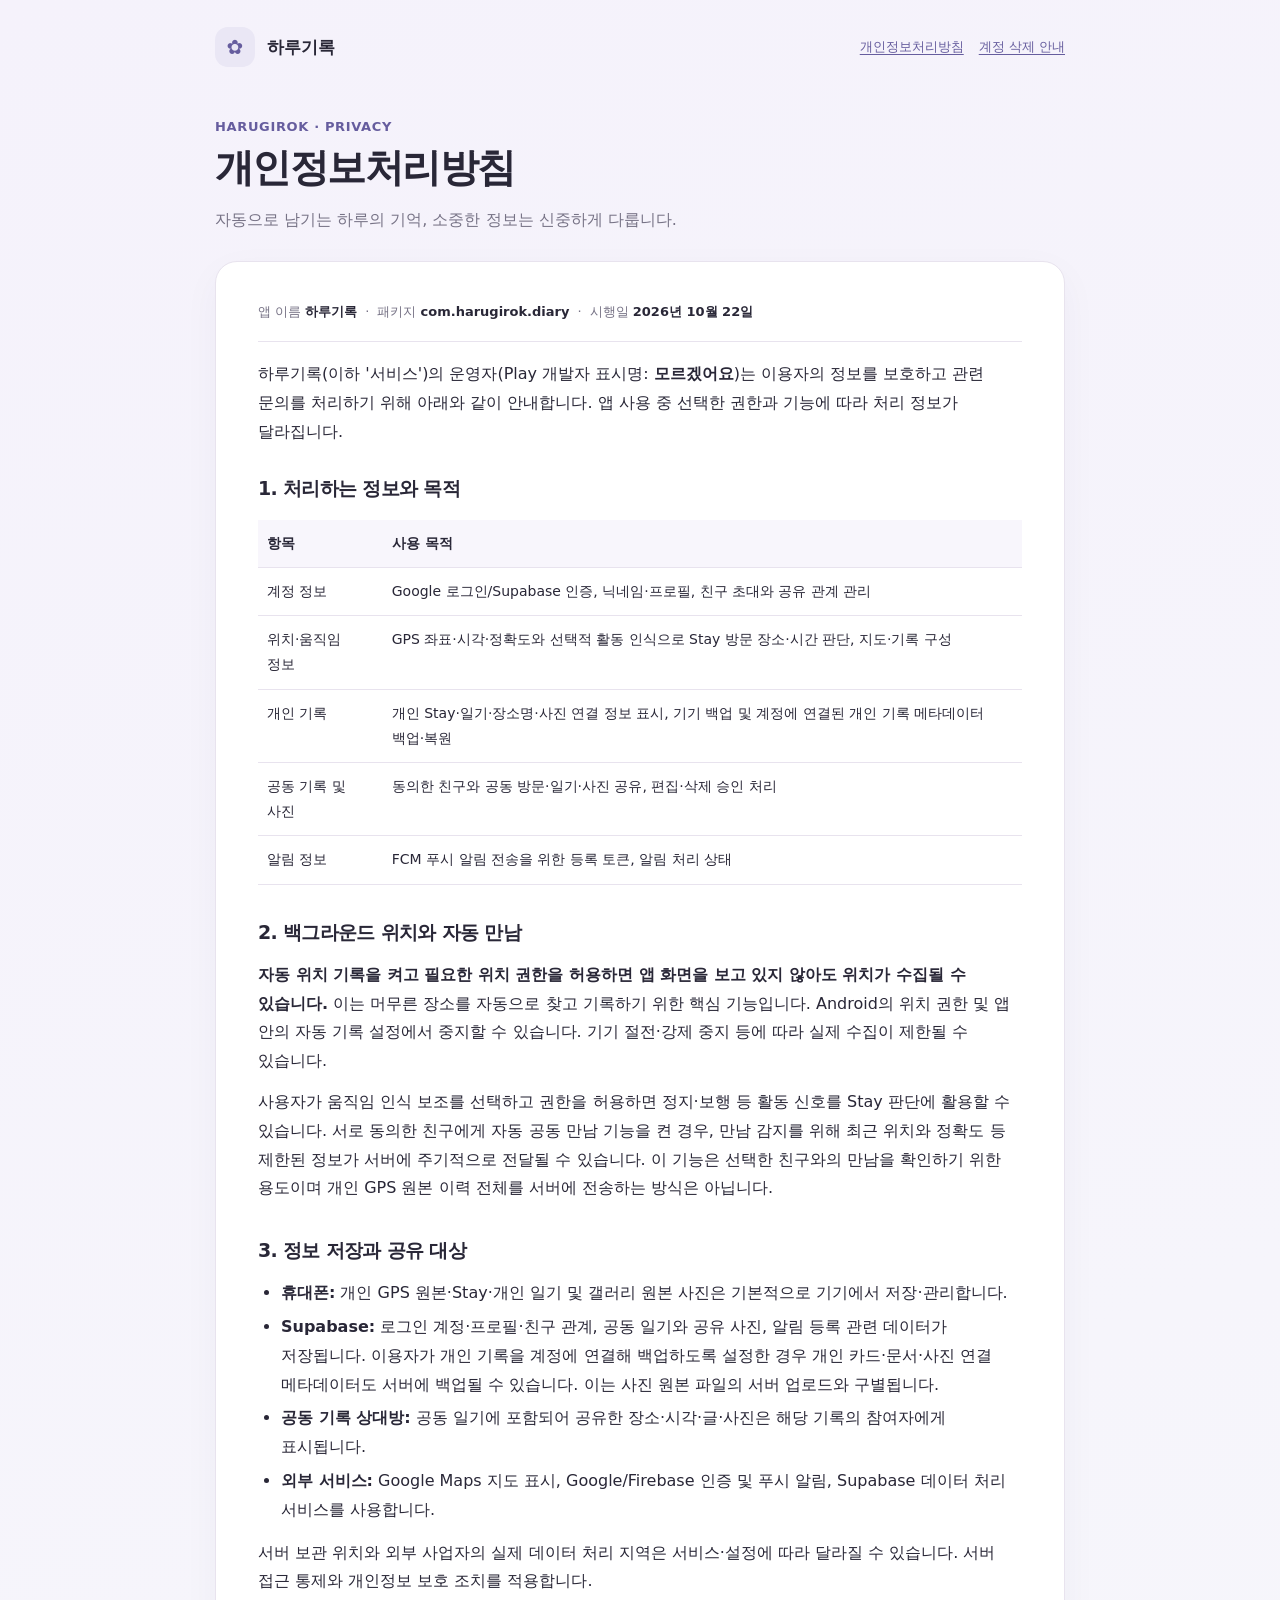
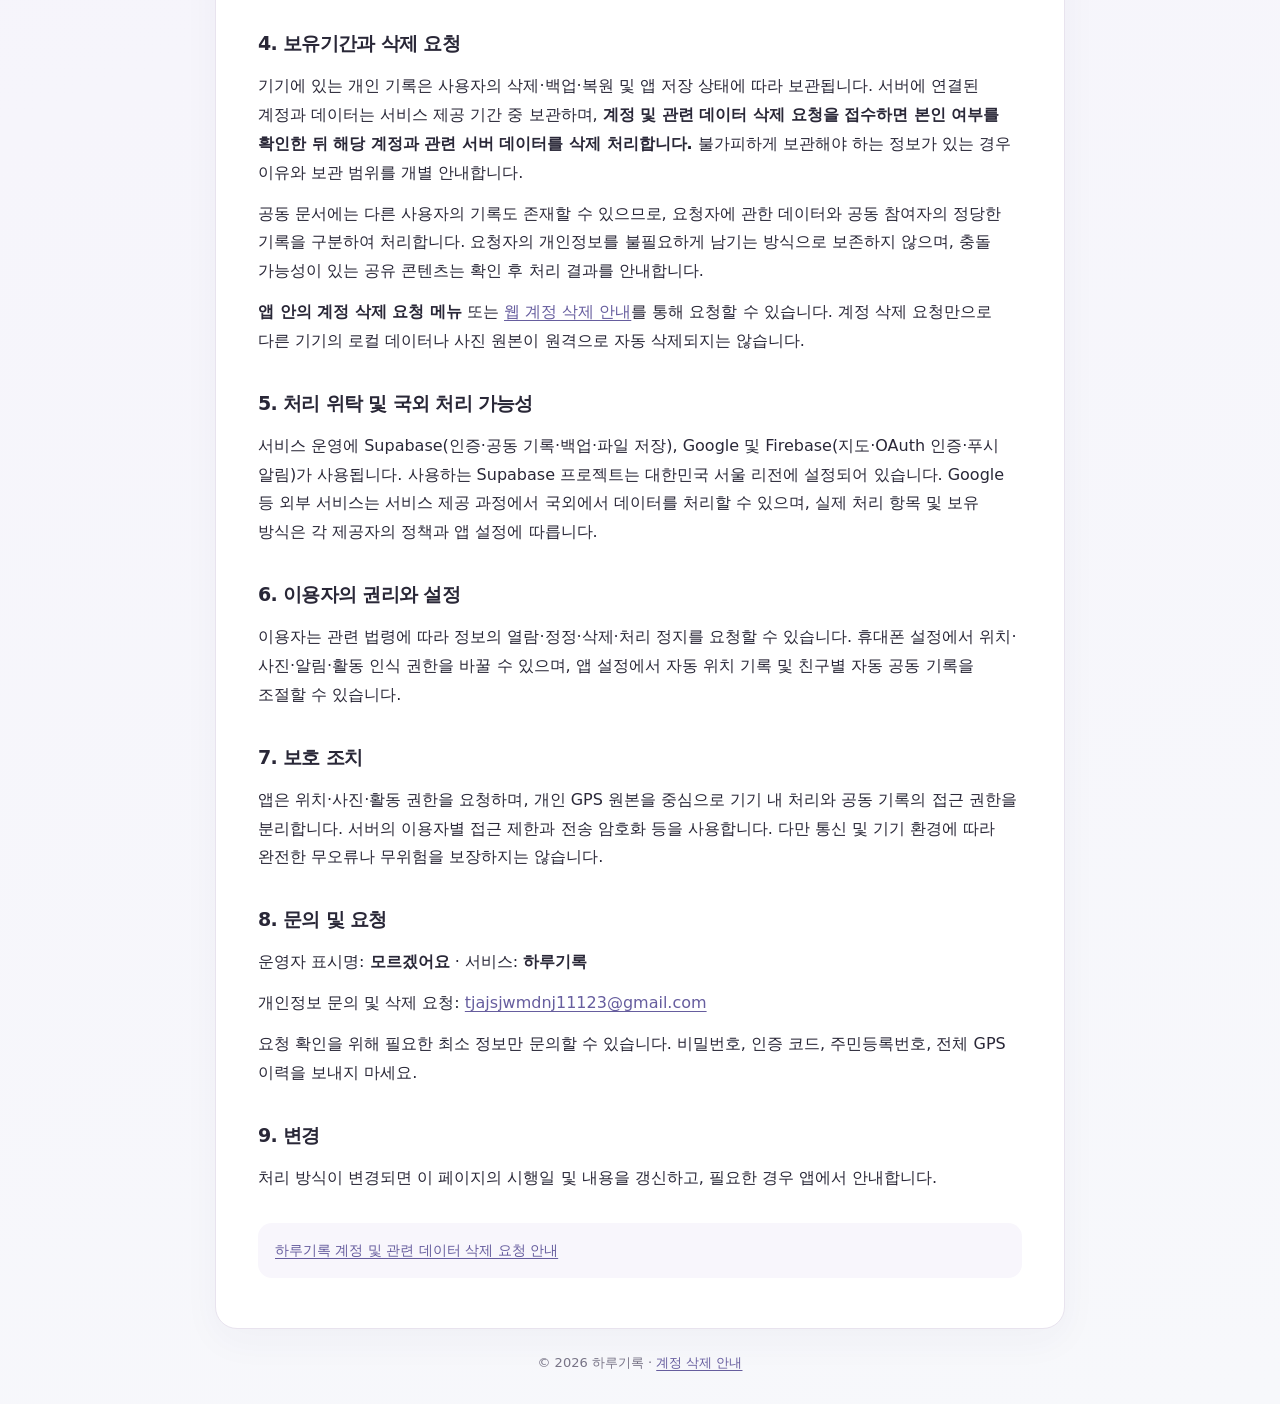
<file: index.html>
<!doctype html>
<html lang="ko"><head><meta charset="utf-8"><meta name="viewport" content="width=device-width,initial-scale=1"><meta name="robots" content="index,follow"><meta name="description" content="하루기록 개인정보처리방침: 자동 위치 기록, 개인 기록 백업, 공동 기록 및 계정 삭제"><title>개인정보처리방침 | 하루기록</title><link rel="stylesheet" href="style.css"></head>
<body><div class="wrap">
<header class="top"><a class="brand" href="./"><span class="symbol">✿</span>하루기록</a><nav class="topnav" aria-label="페이지 이동"><a href="./">개인정보처리방침</a><a href="delete-account.html">계정 삭제 안내</a></nav></header>
<div class="hero"><div class="eyebrow">HARUGIROK · PRIVACY</div><h1>개인정보처리방침</h1><p>자동으로 남기는 하루의 기억, 소중한 정보는 신중하게 다룹니다.</p></div>
<main class="paper">
<div class="info"><span>앱 이름 <b>하루기록</b></span><span>·</span><span>패키지 <b>com.harugirok.diary</b></span><span>·</span><span>시행일 <b>2026년 10월 22일</b></span></div>
<p>하루기록(이하 '서비스')의 운영자(Play 개발자 표시명: <strong>모르겠어요</strong>)는 이용자의 정보를 보호하고 관련 문의를 처리하기 위해 아래와 같이 안내합니다. 앱 사용 중 선택한 권한과 기능에 따라 처리 정보가 달라집니다.</p>
<section><h2>1. 처리하는 정보와 목적</h2><table><thead><tr><th>항목</th><th>사용 목적</th></tr></thead><tbody>
<tr><td>계정 정보</td><td>Google 로그인/Supabase 인증, 닉네임·프로필, 친구 초대와 공유 관계 관리</td></tr>
<tr><td>위치·움직임 정보</td><td>GPS 좌표·시각·정확도와 선택적 활동 인식으로 Stay 방문 장소·시간 판단, 지도·기록 구성</td></tr>
<tr><td>개인 기록</td><td>개인 Stay·일기·장소명·사진 연결 정보 표시, 기기 백업 및 계정에 연결된 개인 기록 메타데이터 백업·복원</td></tr>
<tr><td>공동 기록 및 사진</td><td>동의한 친구와 공동 방문·일기·사진 공유, 편집·삭제 승인 처리</td></tr>
<tr><td>알림 정보</td><td>FCM 푸시 알림 전송을 위한 등록 토큰, 알림 처리 상태</td></tr>
</tbody></table></section>
<section><h2>2. 백그라운드 위치와 자동 만남</h2>
<p><strong>자동 위치 기록을 켜고 필요한 위치 권한을 허용하면 앱 화면을 보고 있지 않아도 위치가 수집될 수 있습니다.</strong> 이는 머무른 장소를 자동으로 찾고 기록하기 위한 핵심 기능입니다. Android의 위치 권한 및 앱 안의 자동 기록 설정에서 중지할 수 있습니다. 기기 절전·강제 중지 등에 따라 실제 수집이 제한될 수 있습니다.</p>
<p>사용자가 움직임 인식 보조를 선택하고 권한을 허용하면 정지·보행 등 활동 신호를 Stay 판단에 활용할 수 있습니다. 서로 동의한 친구에게 자동 공동 만남 기능을 켠 경우, 만남 감지를 위해 최근 위치와 정확도 등 제한된 정보가 서버에 주기적으로 전달될 수 있습니다. 이 기능은 선택한 친구와의 만남을 확인하기 위한 용도이며 개인 GPS 원본 이력 전체를 서버에 전송하는 방식은 아닙니다.</p>
</section>
<section><h2>3. 정보 저장과 공유 대상</h2><ul>
<li><strong>휴대폰:</strong> 개인 GPS 원본·Stay·개인 일기 및 갤러리 원본 사진은 기본적으로 기기에서 저장·관리합니다.</li>
<li><strong>Supabase:</strong> 로그인 계정·프로필·친구 관계, 공동 일기와 공유 사진, 알림 등록 관련 데이터가 저장됩니다. 이용자가 개인 기록을 계정에 연결해 백업하도록 설정한 경우 개인 카드·문서·사진 연결 메타데이터도 서버에 백업될 수 있습니다. 이는 사진 원본 파일의 서버 업로드와 구별됩니다.</li>
<li><strong>공동 기록 상대방:</strong> 공동 일기에 포함되어 공유한 장소·시각·글·사진은 해당 기록의 참여자에게 표시됩니다.</li>
<li><strong>외부 서비스:</strong> Google Maps 지도 표시, Google/Firebase 인증 및 푸시 알림, Supabase 데이터 처리 서비스를 사용합니다.</li>
</ul><p>서버 보관 위치와 외부 사업자의 실제 데이터 처리 지역은 서비스·설정에 따라 달라질 수 있습니다. 서버 접근 통제와 개인정보 보호 조치를 적용합니다.</p></section>
<section><h2>4. 보유기간과 삭제 요청</h2>
<p>기기에 있는 개인 기록은 사용자의 삭제·백업·복원 및 앱 저장 상태에 따라 보관됩니다. 서버에 연결된 계정과 데이터는 서비스 제공 기간 중 보관하며, <strong>계정 및 관련 데이터 삭제 요청을 접수하면 본인 여부를 확인한 뒤 해당 계정과 관련 서버 데이터를 삭제 처리합니다.</strong> 불가피하게 보관해야 하는 정보가 있는 경우 이유와 보관 범위를 개별 안내합니다.</p>
<p>공동 문서에는 다른 사용자의 기록도 존재할 수 있으므로, 요청자에 관한 데이터와 공동 참여자의 정당한 기록을 구분하여 처리합니다. 요청자의 개인정보를 불필요하게 남기는 방식으로 보존하지 않으며, 충돌 가능성이 있는 공유 콘텐츠는 확인 후 처리 결과를 안내합니다.</p>
<p><strong>앱 안의 계정 삭제 요청 메뉴</strong> 또는 <a href="delete-account.html">웹 계정 삭제 안내</a>를 통해 요청할 수 있습니다. 계정 삭제 요청만으로 다른 기기의 로컬 데이터나 사진 원본이 원격으로 자동 삭제되지는 않습니다.</p></section>
<section><h2>5. 처리 위탁 및 국외 처리 가능성</h2>
<p>서비스 운영에 Supabase(인증·공동 기록·백업·파일 저장), Google 및 Firebase(지도·OAuth 인증·푸시 알림)가 사용됩니다. 사용하는 Supabase 프로젝트는 대한민국 서울 리전에 설정되어 있습니다. Google 등 외부 서비스는 서비스 제공 과정에서 국외에서 데이터를 처리할 수 있으며, 실제 처리 항목 및 보유 방식은 각 제공자의 정책과 앱 설정에 따릅니다.</p></section>
<section><h2>6. 이용자의 권리와 설정</h2>
<p>이용자는 관련 법령에 따라 정보의 열람·정정·삭제·처리 정지를 요청할 수 있습니다. 휴대폰 설정에서 위치·사진·알림·활동 인식 권한을 바꿀 수 있으며, 앱 설정에서 자동 위치 기록 및 친구별 자동 공동 기록을 조절할 수 있습니다.</p></section>
<section><h2>7. 보호 조치</h2><p>앱은 위치·사진·활동 권한을 요청하며, 개인 GPS 원본을 중심으로 기기 내 처리와 공동 기록의 접근 권한을 분리합니다. 서버의 이용자별 접근 제한과 전송 암호화 등을 사용합니다. 다만 통신 및 기기 환경에 따라 완전한 무오류나 무위험을 보장하지는 않습니다.</p></section>
<section><h2>8. 문의 및 요청</h2><p>운영자 표시명: <strong>모르겠어요</strong> · 서비스: <strong>하루기록</strong></p><p>개인정보 문의 및 삭제 요청: <a href="mailto:tjajsjwmdnj11123@gmail.com">tjajsjwmdnj11123@gmail.com</a></p><p>요청 확인을 위해 필요한 최소 정보만 문의할 수 있습니다. 비밀번호, 인증 코드, 주민등록번호, 전체 GPS 이력을 보내지 마세요.</p></section>
<section><h2>9. 변경</h2><p>처리 방식이 변경되면 이 페이지의 시행일 및 내용을 갱신하고, 필요한 경우 앱에서 안내합니다.</p></section>
<p class="note"><a href="delete-account.html">하루기록 계정 및 관련 데이터 삭제 요청 안내</a></p>
</main><footer class="footer">© 2026 하루기록 · <a href="delete-account.html">계정 삭제 안내</a></footer>
</div></body></html>
</file>
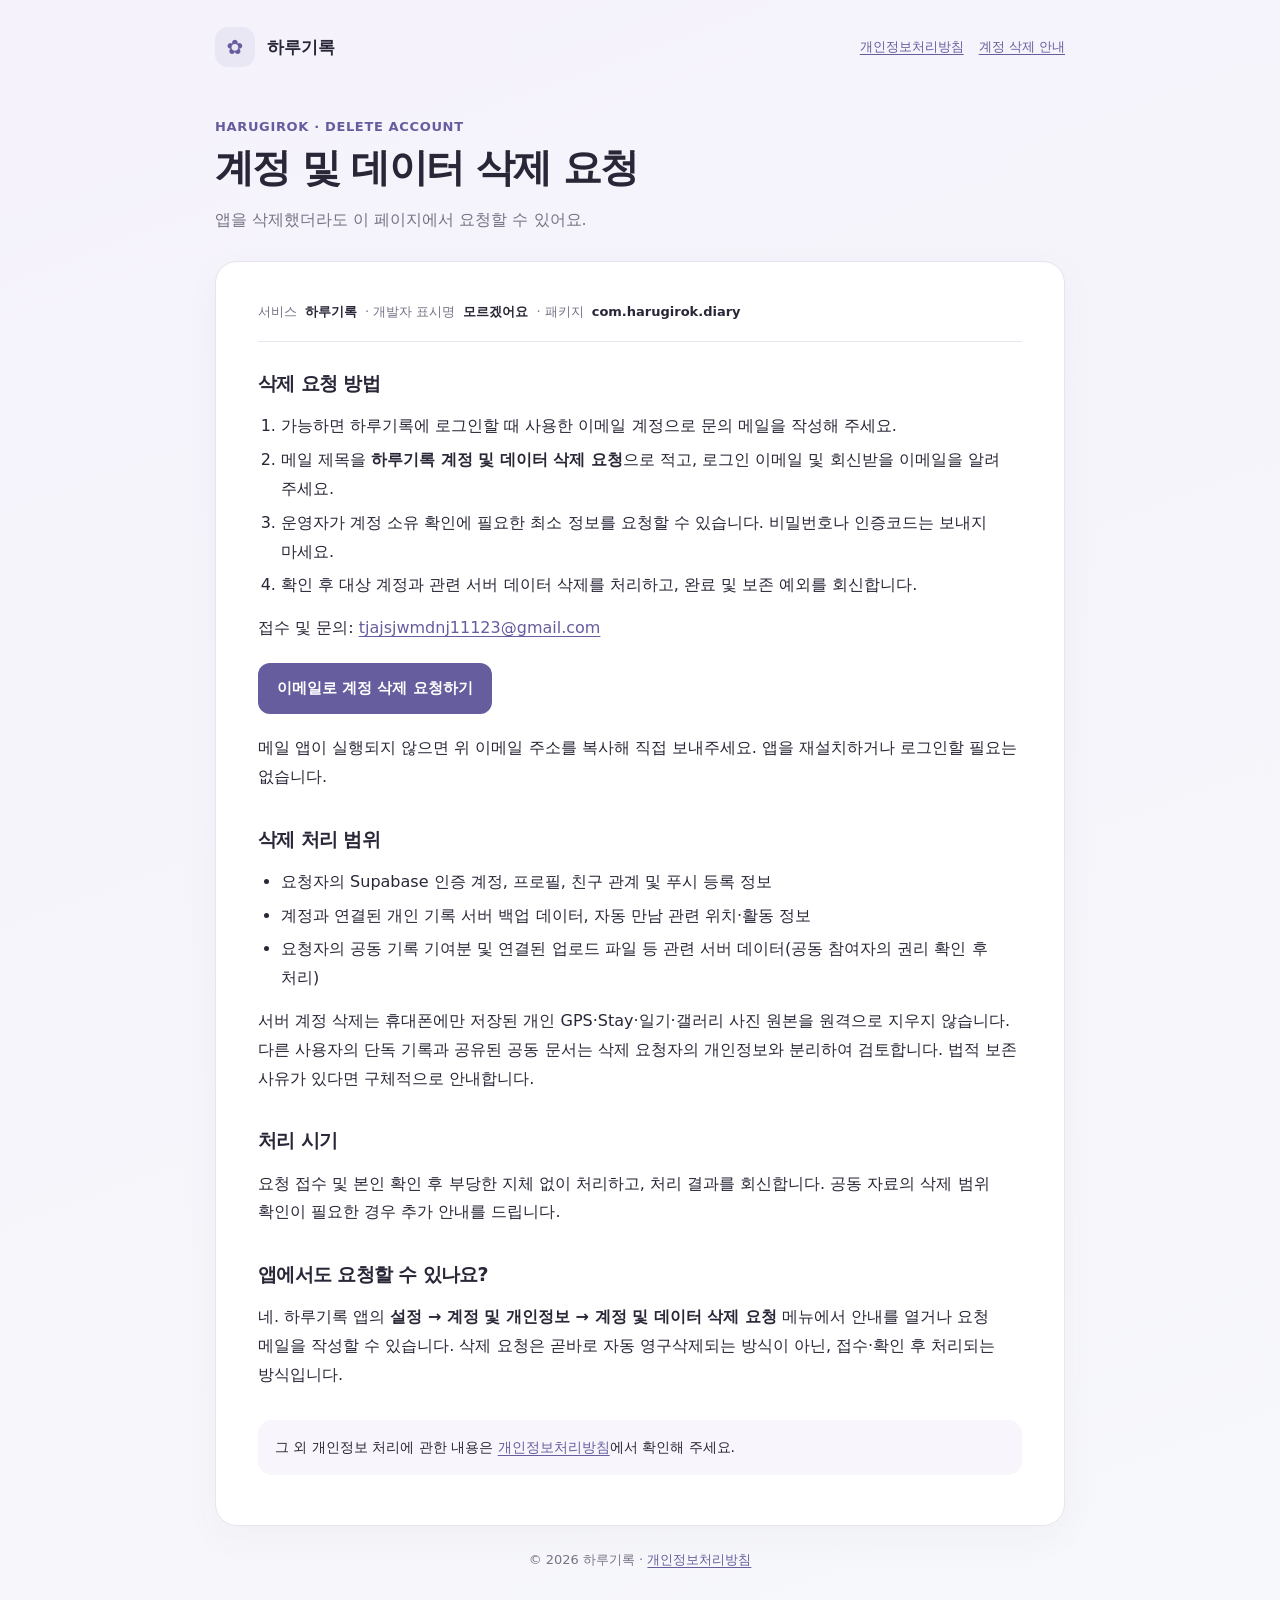
<file: delete-account.html>
<!doctype html>
<html lang="ko"><head><meta charset="utf-8"><meta name="viewport" content="width=device-width,initial-scale=1"><meta name="robots" content="index,follow"><meta name="description" content="하루기록 계정 및 데이터 삭제 요청"><title>계정 및 데이터 삭제 요청 | 하루기록</title><link rel="stylesheet" href="style.css"></head>
<body><div class="wrap">
<header class="top"><a class="brand" href="./"><span class="symbol">✿</span>하루기록</a><nav class="topnav"><a href="./">개인정보처리방침</a><a href="delete-account.html">계정 삭제 안내</a></nav></header>
<div class="hero"><div class="eyebrow">HARUGIROK · DELETE ACCOUNT</div><h1>계정 및 데이터 삭제 요청</h1><p>앱을 삭제했더라도 이 페이지에서 요청할 수 있어요.</p></div>
<main class="paper">
<div class="info">서비스 <b>하루기록</b> · 개발자 표시명 <b>모르겠어요</b> · 패키지 <b>com.harugirok.diary</b></div>
<section><h2>삭제 요청 방법</h2><ol>
<li>가능하면 하루기록에 로그인할 때 사용한 이메일 계정으로 문의 메일을 작성해 주세요.</li>
<li>메일 제목을 <strong>하루기록 계정 및 데이터 삭제 요청</strong>으로 적고, 로그인 이메일 및 회신받을 이메일을 알려 주세요.</li>
<li>운영자가 계정 소유 확인에 필요한 최소 정보를 요청할 수 있습니다. 비밀번호나 인증코드는 보내지 마세요.</li>
<li>확인 후 대상 계정과 관련 서버 데이터 삭제를 처리하고, 완료 및 보존 예외를 회신합니다.</li>
</ol>
<p>접수 및 문의: <a href="mailto:tjajsjwmdnj11123@gmail.com">tjajsjwmdnj11123@gmail.com</a></p>
<p><a class="action" href="mailto:tjajsjwmdnj11123@gmail.com?subject=%ED%95%98%EB%A3%A8%EA%B8%B0%EB%A1%9D%20%EA%B3%84%EC%A0%95%20%EB%B0%8F%20%EB%8D%B0%EC%9D%B4%ED%84%B0%20%EC%82%AD%EC%A0%9C%20%EC%9A%94%EC%B2%AD">이메일로 계정 삭제 요청하기</a></p>
<p>메일 앱이 실행되지 않으면 위 이메일 주소를 복사해 직접 보내주세요. 앱을 재설치하거나 로그인할 필요는 없습니다.</p></section>
<section><h2>삭제 처리 범위</h2><ul>
<li>요청자의 Supabase 인증 계정, 프로필, 친구 관계 및 푸시 등록 정보</li>
<li>계정과 연결된 개인 기록 서버 백업 데이터, 자동 만남 관련 위치·활동 정보</li>
<li>요청자의 공동 기록 기여분 및 연결된 업로드 파일 등 관련 서버 데이터(공동 참여자의 권리 확인 후 처리)</li>
</ul>
<p>서버 계정 삭제는 휴대폰에만 저장된 개인 GPS·Stay·일기·갤러리 사진 원본을 원격으로 지우지 않습니다. 다른 사용자의 단독 기록과 공유된 공동 문서는 삭제 요청자의 개인정보와 분리하여 검토합니다. 법적 보존 사유가 있다면 구체적으로 안내합니다.</p></section>
<section><h2>처리 시기</h2><p>요청 접수 및 본인 확인 후 부당한 지체 없이 처리하고, 처리 결과를 회신합니다. 공동 자료의 삭제 범위 확인이 필요한 경우 추가 안내를 드립니다.</p></section>
<section><h2>앱에서도 요청할 수 있나요?</h2><p>네. 하루기록 앱의 <strong>설정 → 계정 및 개인정보 → 계정 및 데이터 삭제 요청</strong> 메뉴에서 안내를 열거나 요청 메일을 작성할 수 있습니다. 삭제 요청은 곧바로 자동 영구삭제되는 방식이 아닌, 접수·확인 후 처리되는 방식입니다.</p></section>
<p class="note">그 외 개인정보 처리에 관한 내용은 <a href="./">개인정보처리방침</a>에서 확인해 주세요.</p>
</main><footer class="footer">© 2026 하루기록 · <a href="./">개인정보처리방침</a></footer>
</div></body></html>
</file>
<file: style.css>
:root{color-scheme:light;--bg:#f4f2fb;--surface:#fff;--ink:#292737;--muted:#777386;--accent:#665d9e;--edge:#e8e3ee;--soft:#f8f6fc;--alert:#fff7e9}*{box-sizing:border-box}html{scroll-behavior:smooth}body{margin:0;background:linear-gradient(160deg,#f5f2fb,#f7f8fb);font:16px/1.8 system-ui,-apple-system,"Apple SD Gothic Neo","Malgun Gothic",sans-serif;color:var(--ink);word-break:keep-all}a{color:var(--accent);text-underline-offset:3px}a:hover{text-decoration-thickness:2px}.wrap{width:min(850px,calc(100% - 36px));margin:0 auto}.top{display:flex;align-items:center;justify-content:space-between;padding:27px 0 12px;gap:12px}.brand{display:flex;align-items:center;gap:12px;text-decoration:none;font-weight:750;color:var(--ink);font-size:17px}.symbol{display:grid;place-items:center;width:40px;height:40px;border-radius:13px;background:#eae7f5;color:var(--accent);font-size:20px}.topnav{font-size:13px;color:var(--muted);display:flex;gap:15px}.hero{padding:36px 0 26px}.eyebrow{font-size:13px;letter-spacing:.05em;font-weight:700;color:var(--accent);margin-bottom:5px}.hero h1{font-size:clamp(27px,5vw,39px);margin:0 0 12px;line-height:1.3;letter-spacing:-.04em}.hero p{color:var(--muted);margin:0}.paper{background:var(--surface);border:1px solid var(--edge);border-radius:22px;box-shadow:0 12px 38px #33335d0a;padding:38px 42px;margin-bottom:22px}.info{display:flex;align-items:baseline;gap:8px;flex-wrap:wrap;color:var(--muted);font-size:13px;border-bottom:1px solid var(--edge);padding-bottom:18px;margin-bottom:18px}.info b{color:var(--ink)}section{margin:24px 0 30px}section h2{margin:0 0 12px;font-size:19px;letter-spacing:-.035em}section h3{font-size:16px;margin:14px 0 5px}p{margin:7px 0 12px}ul,ol{padding-left:23px;margin:7px 0 14px}li{margin:5px 0}table{border-collapse:collapse;width:100%;font-size:14px;margin:15px 0 18px}th,td{border-bottom:1px solid var(--edge);padding:11px 9px;text-align:left;vertical-align:top}th{background:var(--soft)}.note{background:var(--soft);border-radius:14px;padding:15px 17px;font-size:14px}.draft{background:var(--alert);border:1px solid #ecd3aa;border-radius:14px;padding:15px 17px;font-size:14px;margin:15px 0}.placeholder{color:#a35220;font-weight:700}.action{display:inline-block;background:var(--accent);color:#fff;padding:12px 19px;border-radius:12px;text-decoration:none;font-size:15px;font-weight:700;margin:8px 0}.action:hover{background:#504782}.secondary{display:inline-block;color:var(--accent);padding:12px 0;font-weight:650}.footer{text-align:center;color:var(--muted);font-size:13px;padding:0 0 30px}@media(max-width:600px){.paper{padding:24px 20px;border-radius:18px}.hero{padding:27px 0 20px}.topnav{gap:10px;font-size:12px}table{font-size:13px}th,td{padding:8px 6px}}
</file>
